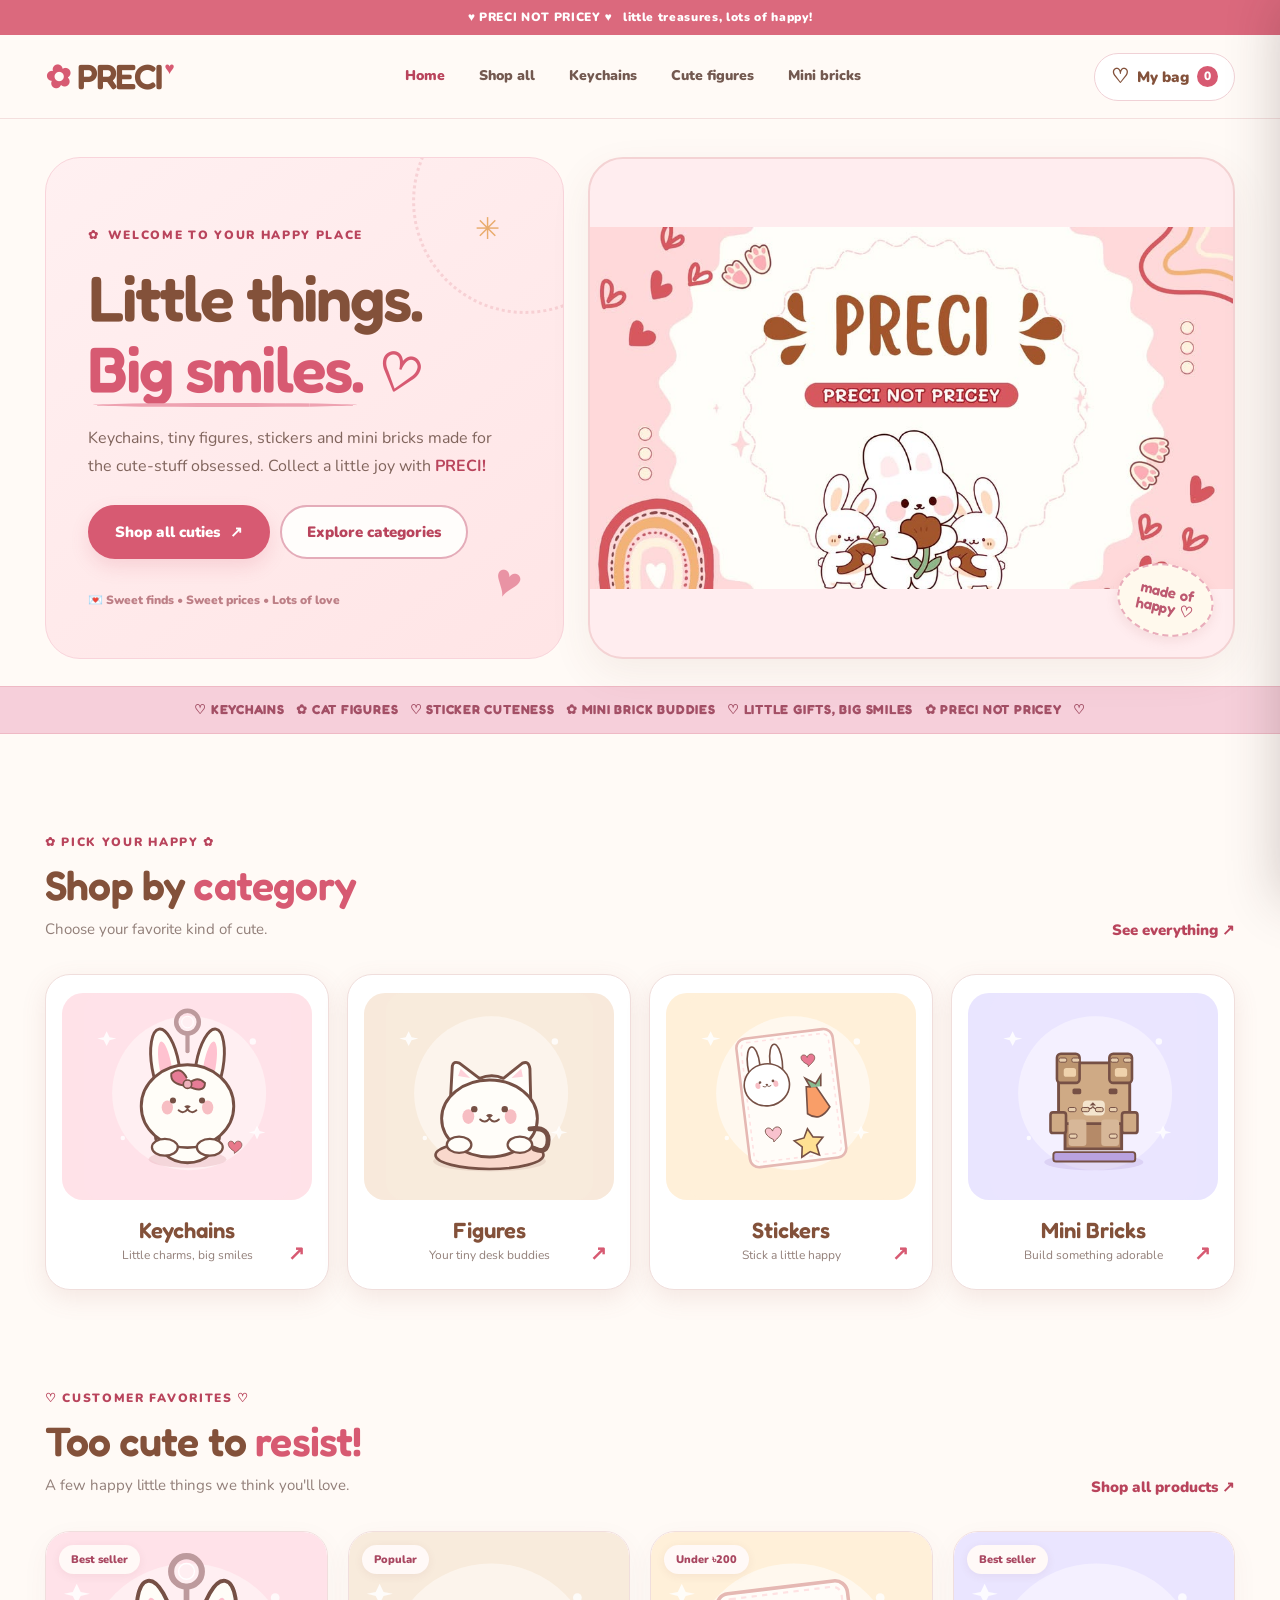
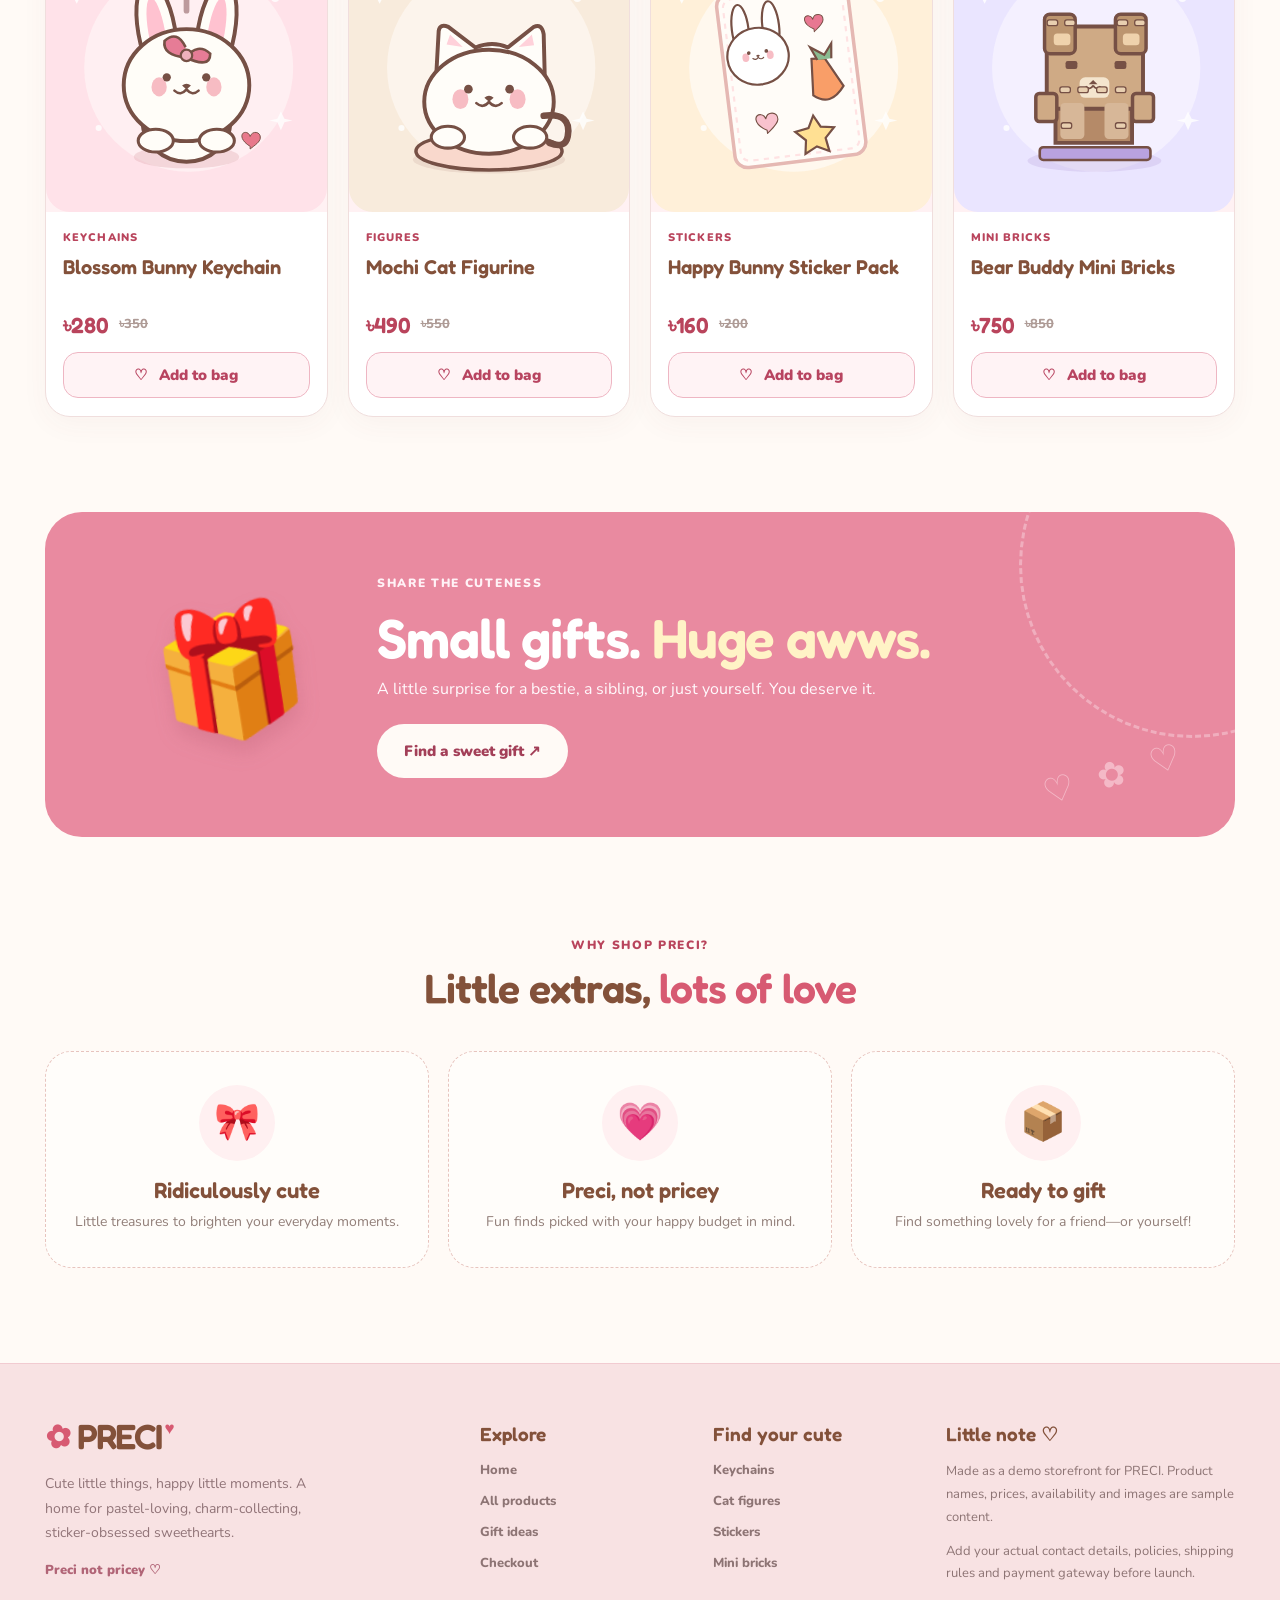
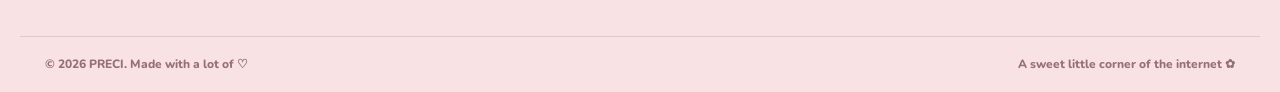
<file: index.html>
<!doctype html>
<html lang="en"><head><meta charset="utf-8"><meta name="viewport" content="width=device-width,initial-scale=1"><meta name="theme-color" content="#fff8f5"><meta name="description" content="PRECI: cute little things, big happy feelings. Discover keychains, mini figures, stickers and mini brick sets."><link rel="icon" href="assets/favicon.svg" type="image/svg+xml"><link rel="preconnect" href="https://fonts.googleapis.com"><link rel="preconnect" href="https://fonts.gstatic.com" crossorigin><link href="https://fonts.googleapis.com/css2?family=Fredoka:wght@400;500;600;700&family=Nunito:wght@400;500;600;700;800;900&display=swap" rel="stylesheet"><link rel="stylesheet" href="css/styles.css"><title>Cute Things, Happy Little Moments | PRECI — Preci Not Pricey</title></head>
<body data-page="index"><div id="site-header"></div><main id="main-content">
<section class="hero section-wrap">
  <div class="hero-copy"><span class="eyebrow"><span aria-hidden="true">✿</span> Welcome to your happy place</span><h1>Little things.<br><span class="scribble-underline">Big smiles.</span> <span class="hero-heart" aria-hidden="true">♡</span></h1><p>Keychains, tiny figures, stickers and mini bricks made for the cute-stuff obsessed. Collect a little joy with <strong>PRECI!</strong></p><div class="hero-actions"><a href="products.html" class="btn btn-primary">Shop all cuties <span aria-hidden="true">↗</span></a><a href="#shop-by-category" class="btn btn-outline">Explore categories</a></div><div class="hero-note"><span aria-hidden="true">💌</span> Sweet finds • Sweet prices • Lots of love</div><span class="doodle-heart doodle-h1" aria-hidden="true">♥</span><span class="doodle-spark doodle-h2" aria-hidden="true">✳</span></div>
  <div class="hero-image-panel"><img src="assets/preci-cover.png" alt="Original PRECI pink and cream cover artwork with kawaii bunnies, paws, hearts, and the words Preci Not Pricey" fetchpriority="high"><span class="hero-image-sticker" aria-hidden="true">made of<br>happy ♡</span></div>
</section>
<div class="tiny-ticker" aria-label="PRECI favorites"><div>♡ KEYCHAINS &nbsp; ✿ CAT FIGURES &nbsp; ♡ STICKER CUTENESS &nbsp; ✿ MINI BRICK BUDDIES &nbsp; ♡ LITTLE GIFTS, BIG SMILES &nbsp; ✿ PRECI NOT PRICEY &nbsp; ♡</div></div>
<section class="section-wrap section-gap" id="shop-by-category"><div class="section-heading"><div><span class="eyebrow">✿ PICK YOUR HAPPY ✿</span><h2>Shop by <span class="heading-pink">category</span></h2><p>Choose your favorite kind of cute.</p></div><a class="text-link" href="products.html">See everything <span aria-hidden="true">↗</span></a></div><div id="category-grid" class="category-grid"></div></section>
<section class="section-wrap section-gap"><div class="section-heading"><div><span class="eyebrow">♡ CUSTOMER FAVORITES ♡</span><h2>Too cute to <span class="heading-pink">resist!</span></h2><p>A few happy little things we think you'll love.</p></div><a class="text-link" href="products.html">Shop all products <span aria-hidden="true">↗</span></a></div><div id="featured-products" class="product-grid"></div></section>
<section class="section-wrap section-gap"><div class="gift-banner"><div class="gift-banner-icon" aria-hidden="true">🎁</div><div><span class="eyebrow">SHARE THE CUTENESS</span><h2>Small gifts. <span>Huge awws.</span></h2><p>A little surprise for a bestie, a sibling, or just yourself. You deserve it.</p><a href="products.html?category=Gift%20Sets" class="btn btn-cream">Find a sweet gift ↗</a></div><div class="gift-doodle" aria-hidden="true">♡ ✿ ♡</div></div></section>
<section class="section-wrap section-gap values-section"><div class="section-heading center"><div><span class="eyebrow">WHY SHOP PRECI?</span><h2>Little extras, <span class="heading-pink">lots of love</span></h2></div></div><div class="values-grid"><div class="value-card"><div class="value-icon">🎀</div><h3>Ridiculously cute</h3><p>Little treasures to brighten your everyday moments.</p></div><div class="value-card"><div class="value-icon">💗</div><h3>Preci, not pricey</h3><p>Fun finds picked with your happy budget in mind.</p></div><div class="value-card"><div class="value-icon">📦</div><h3>Ready to gift</h3><p>Find something lovely for a friend—or yourself!</p></div></div></section>
</main><div id="site-footer"></div><div id="cart-root"></div><div id="toast-root" aria-live="polite" aria-atomic="true"></div><script src="js/data.js"></script><script src="js/site.js"></script></body></html>
</file>
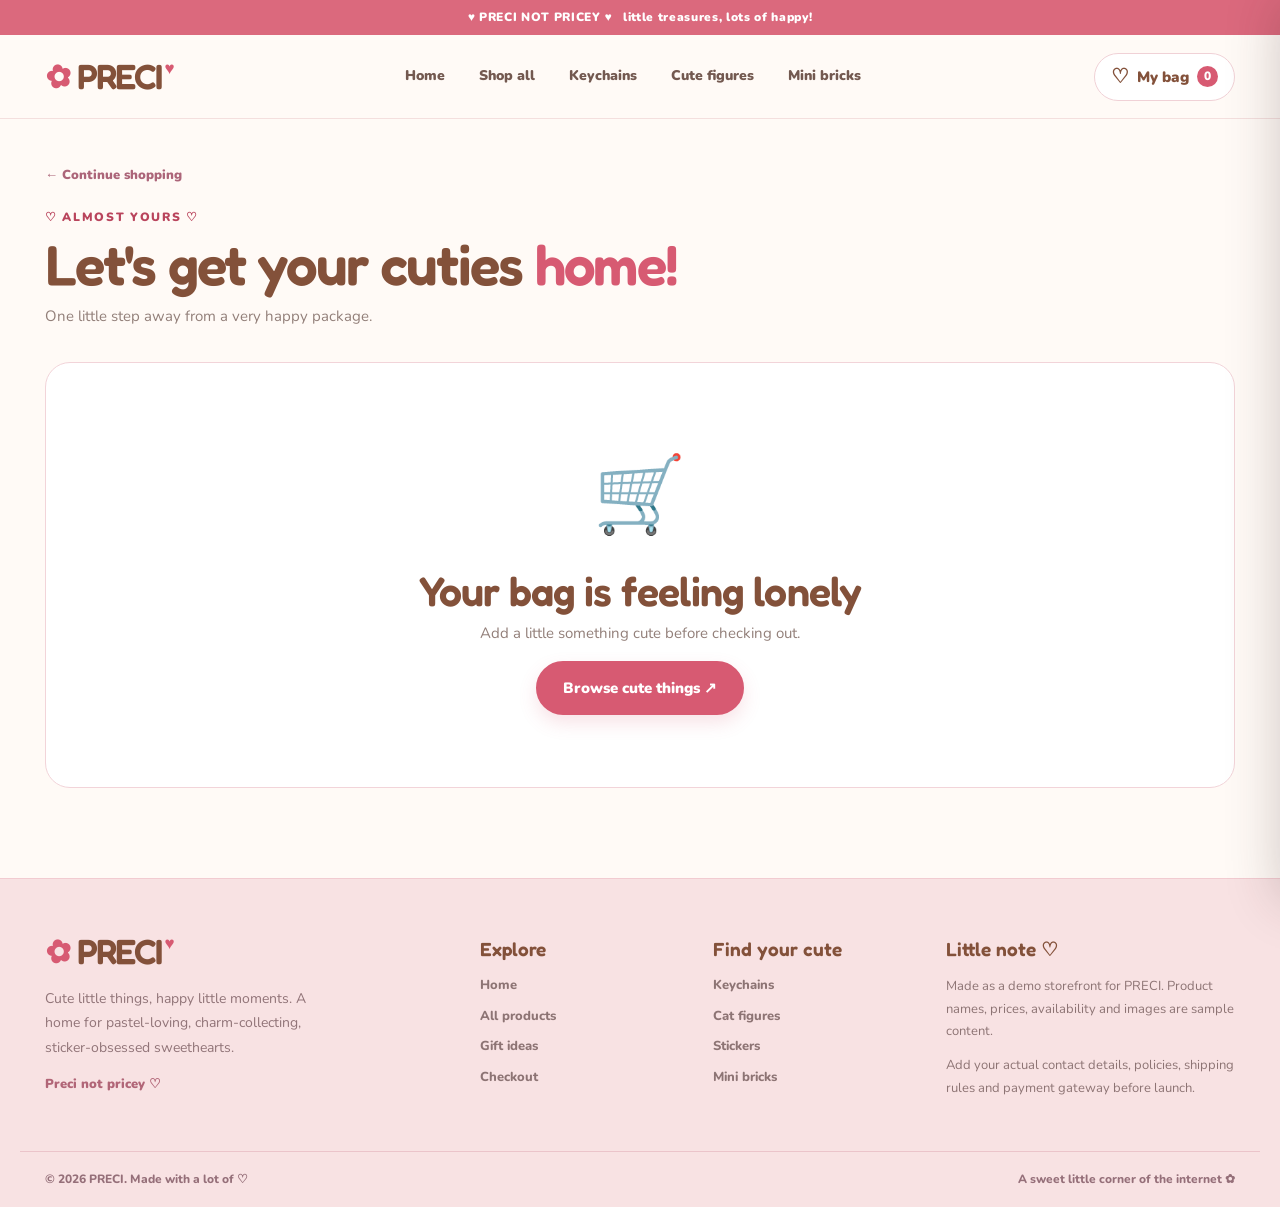
<file: checkout.html>
<!doctype html>
<html lang="en"><head><meta charset="utf-8"><meta name="viewport" content="width=device-width,initial-scale=1"><meta name="theme-color" content="#fff8f5"><meta name="description" content="PRECI: cute little things, big happy feelings. Discover keychains, mini figures, stickers and mini brick sets."><link rel="icon" href="assets/favicon.svg" type="image/svg+xml"><link rel="preconnect" href="https://fonts.googleapis.com"><link rel="preconnect" href="https://fonts.gstatic.com" crossorigin><link href="https://fonts.googleapis.com/css2?family=Fredoka:wght@400;500;600;700&family=Nunito:wght@400;500;600;700;800;900&display=swap" rel="stylesheet"><link rel="stylesheet" href="css/styles.css"><title>Checkout | PRECI — Preci Not Pricey</title></head>
<body data-page="checkout"><div id="site-header"></div><main id="main-content">
<section class="section-wrap checkout-page"><div class="checkout-heading"><a href="products.html" class="back-link">← Continue shopping</a><span class="eyebrow">♡ ALMOST YOURS ♡</span><h1>Let's get your cuties <span>home!</span></h1><p>One little step away from a very happy package.</p></div><div id="checkout-empty" class="checkout-empty" hidden><span>🛒</span><h2>Your bag is feeling lonely</h2><p>Add a little something cute before checking out.</p><a href="products.html" class="btn btn-primary">Browse cute things ↗</a></div><div id="checkout-content" class="checkout-layout"><form id="checkout-form" class="checkout-form"><div class="form-panel"><div class="form-panel-title"><span class="step-number">1</span><div><h2>Your details</h2><p>Where should we send the happy mail?</p></div></div><div class="field-grid"><label class="field full"><span class="field-label">Full name <b>*</b></span><input name="fullName" required maxlength="100" autocomplete="name" placeholder="Your full name"></label><label class="field"><span class="field-label">Phone number <b>*</b></span><input name="phone" type="tel" required inputmode="tel" pattern="(?:\+?88)?01[0-9]{9}" title="Enter a Bangladeshi phone number (01XXXXXXXXX)" placeholder="01XXXXXXXXX" autocomplete="tel"></label><label class="field">Email (optional)<input name="email" type="email" placeholder="you@example.com" autocomplete="email"></label><label class="field full"><span class="field-label">Delivery area <b>*</b></span><select id="delivery-area" name="area" required><option value="dhaka">Inside Dhaka — ৳70</option><option value="outside">Outside Dhaka — ৳120</option></select></label><label class="field full"><span class="field-label">Full delivery address <b>*</b></span><textarea name="address" required rows="3" minlength="10" maxlength="350" autocomplete="street-address" placeholder="House, road, area, city..."></textarea></label><label class="field full">Order note (optional)<textarea name="note" rows="2" maxlength="350" placeholder="Any tiny details we should know?"></textarea></label></div></div><div class="form-panel"><div class="form-panel-title"><span class="step-number">2</span><div><h2>Payment method</h2><p>Choose how you'd like to complete your demo order.</p></div></div><div class="payment-options"><label class="payment-choice"><input type="radio" name="paymentMethod" value="bkash-demo" checked><span class="payment-choice-main"><strong>bKash <em>Demo</em></strong><small>Simulated mobile wallet payment</small></span><span class="payment-choice-icon">💗</span></label><label class="payment-choice"><input type="radio" name="paymentMethod" value="nagad-demo"><span class="payment-choice-main"><strong>Nagad <em>Demo</em></strong><small>Simulated mobile wallet payment</small></span><span class="payment-choice-icon">🌼</span></label><label class="payment-choice"><input type="radio" name="paymentMethod" value="cod"><span class="payment-choice-main"><strong>Cash on delivery</strong><small>Example pay-on-delivery order flow</small></span><span class="payment-choice-icon">📦</span></label></div><p class="demo-disclaimer"><strong>Demo storefront:</strong> no money will be charged, no payment provider is connected and no order is sent to a merchant. Orders are saved only in this browser.</p></div><button type="submit" class="btn btn-primary checkout-submit" id="submit-order">Place demo order <span aria-hidden="true">♡</span></button><p class="secure-note">♡ A cute little demo checkout, with no real charges.</p></form><aside class="checkout-summary"><div class="summary-inner"><h2>Your happy bag <span>♡</span></h2><div id="checkout-items" class="checkout-items"></div><label class="coupon-label" for="coupon-input">Have a cute coupon?</label><div class="coupon-row"><input id="coupon-input" placeholder="Try PRECI10" autocomplete="off" maxlength="25"><button type="button" id="coupon-apply" class="btn btn-outline btn-sm">Apply</button></div><p id="coupon-message" class="coupon-message" aria-live="polite"></p><div id="checkout-totals"></div><p class="shipping-message">🎀 Free delivery on orders of ৳2,000 or more!</p></div></aside></div></section>
</main><div id="site-footer"></div><div id="cart-root"></div><div id="toast-root" aria-live="polite" aria-atomic="true"></div><script src="js/data.js"></script><script src="js/site.js"></script></body></html>
</file>
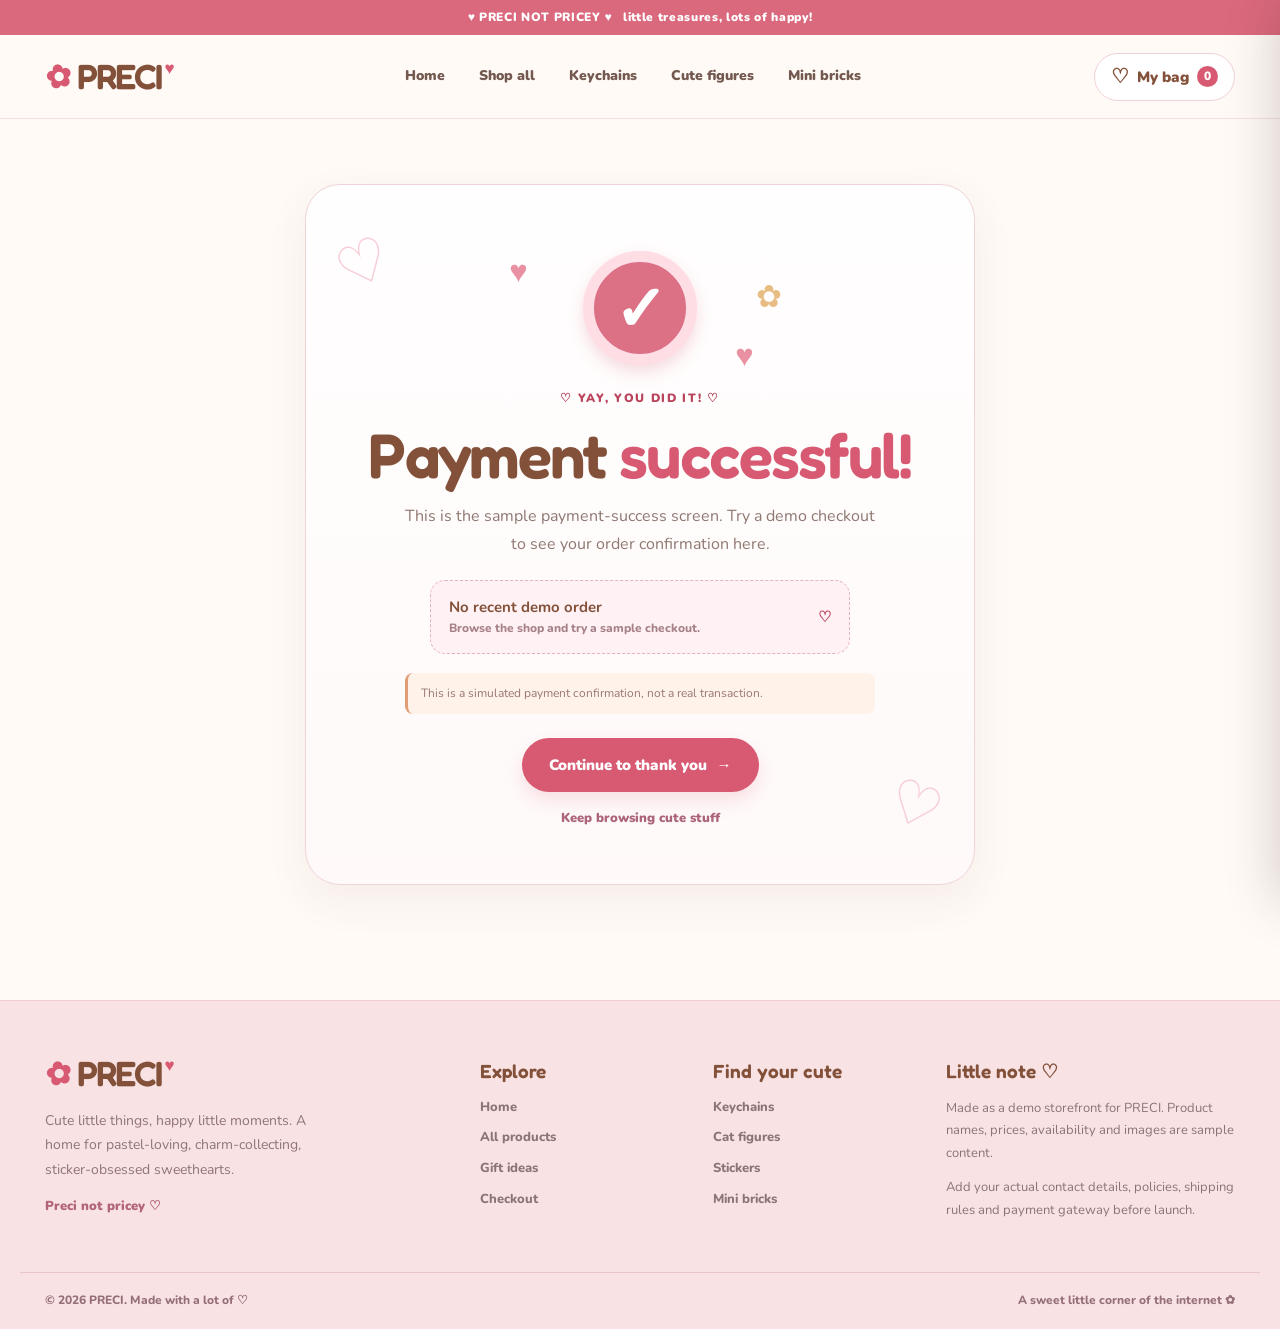
<file: payment-success.html>
<!doctype html>
<html lang="en"><head><meta charset="utf-8"><meta name="viewport" content="width=device-width,initial-scale=1"><meta name="theme-color" content="#fff8f5"><meta name="description" content="PRECI: cute little things, big happy feelings. Discover keychains, mini figures, stickers and mini brick sets."><link rel="icon" href="assets/favicon.svg" type="image/svg+xml"><link rel="preconnect" href="https://fonts.googleapis.com"><link rel="preconnect" href="https://fonts.gstatic.com" crossorigin><link href="https://fonts.googleapis.com/css2?family=Fredoka:wght@400;500;600;700&family=Nunito:wght@400;500;600;700;800;900&display=swap" rel="stylesheet"><link rel="stylesheet" href="css/styles.css"><title>Payment Successful | PRECI — Preci Not Pricey</title></head>
<body data-page="payment-success"><div id="site-header"></div><main id="main-content">
<section class="section-wrap completion-page"><div class="completion-card"><div class="completion-art" aria-hidden="true"><span class="completion-bubble">✓</span><span class="completion-floating-heart f1">♥</span><span class="completion-floating-heart f2">✿</span><span class="completion-floating-heart f3">♥</span></div><span class="eyebrow">♡ YAY, YOU DID IT! ♡</span><h1>Payment <span>successful!</span></h1><p id="success-description">Your demo payment went through the example checkout flow. Your happy little order is on the list!</p><div id="success-order" class="mini-order-card"></div><p class="demo-disclaimer completion-disclaimer">This is a simulated payment confirmation, not a real transaction.</p><a href="thank-you.html" class="btn btn-primary completion-btn">Continue to thank you <span aria-hidden="true">→</span></a><a href="products.html" class="back-link">Keep browsing cute stuff</a></div></section>
</main><div id="site-footer"></div><div id="cart-root"></div><div id="toast-root" aria-live="polite" aria-atomic="true"></div><script src="js/data.js"></script><script src="js/site.js"></script></body></html>
</file>
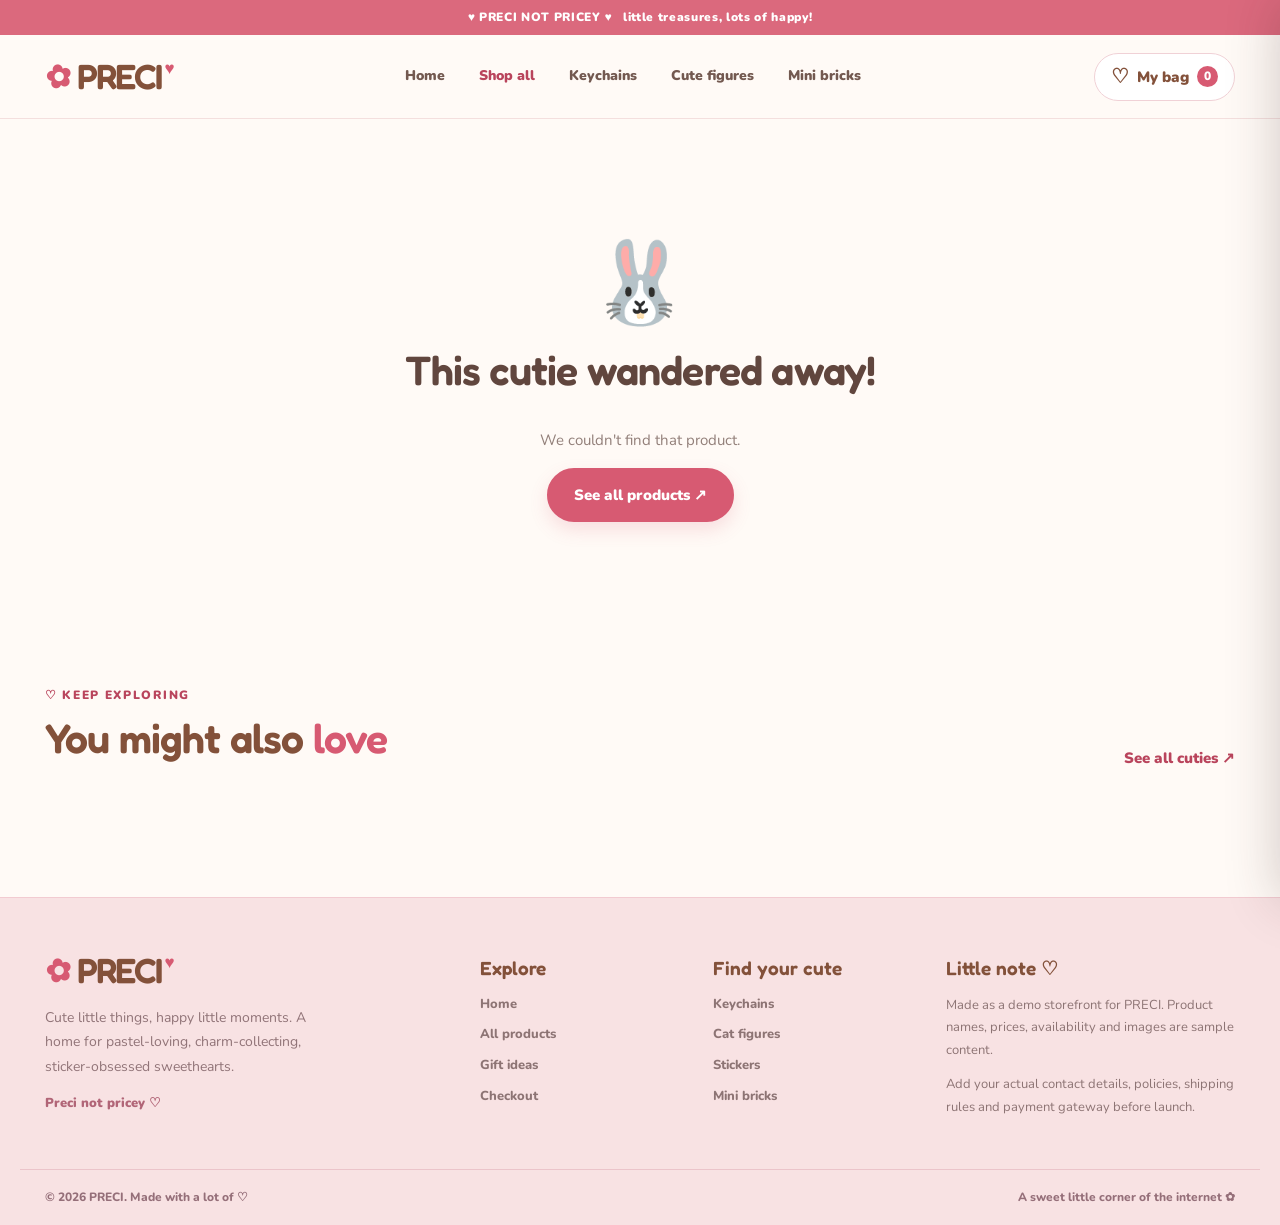
<file: product.html>
<!doctype html>
<html lang="en"><head><meta charset="utf-8"><meta name="viewport" content="width=device-width,initial-scale=1"><meta name="theme-color" content="#fff8f5"><meta name="description" content="PRECI: cute little things, big happy feelings. Discover keychains, mini figures, stickers and mini brick sets."><link rel="icon" href="assets/favicon.svg" type="image/svg+xml"><link rel="preconnect" href="https://fonts.googleapis.com"><link rel="preconnect" href="https://fonts.gstatic.com" crossorigin><link href="https://fonts.googleapis.com/css2?family=Fredoka:wght@400;500;600;700&family=Nunito:wght@400;500;600;700;800;900&display=swap" rel="stylesheet"><link rel="stylesheet" href="css/styles.css"><title>Product Details | PRECI — Preci Not Pricey</title></head>
<body data-page="product"><div id="site-header"></div><main id="main-content">
<section class="section-wrap product-page"><div id="product-detail"><div class="loading-placeholder">Finding your cutie... ♡</div></div></section>
<section class="section-wrap section-gap"><div class="section-heading"><div><span class="eyebrow">♡ KEEP EXPLORING</span><h2>You might also <span class="heading-pink">love</span></h2></div><a href="products.html" class="text-link">See all cuties ↗</a></div><div id="related-products" class="product-grid"></div></section>
</main><div id="site-footer"></div><div id="cart-root"></div><div id="toast-root" aria-live="polite" aria-atomic="true"></div><script src="js/data.js"></script><script src="js/site.js"></script></body></html>
</file>
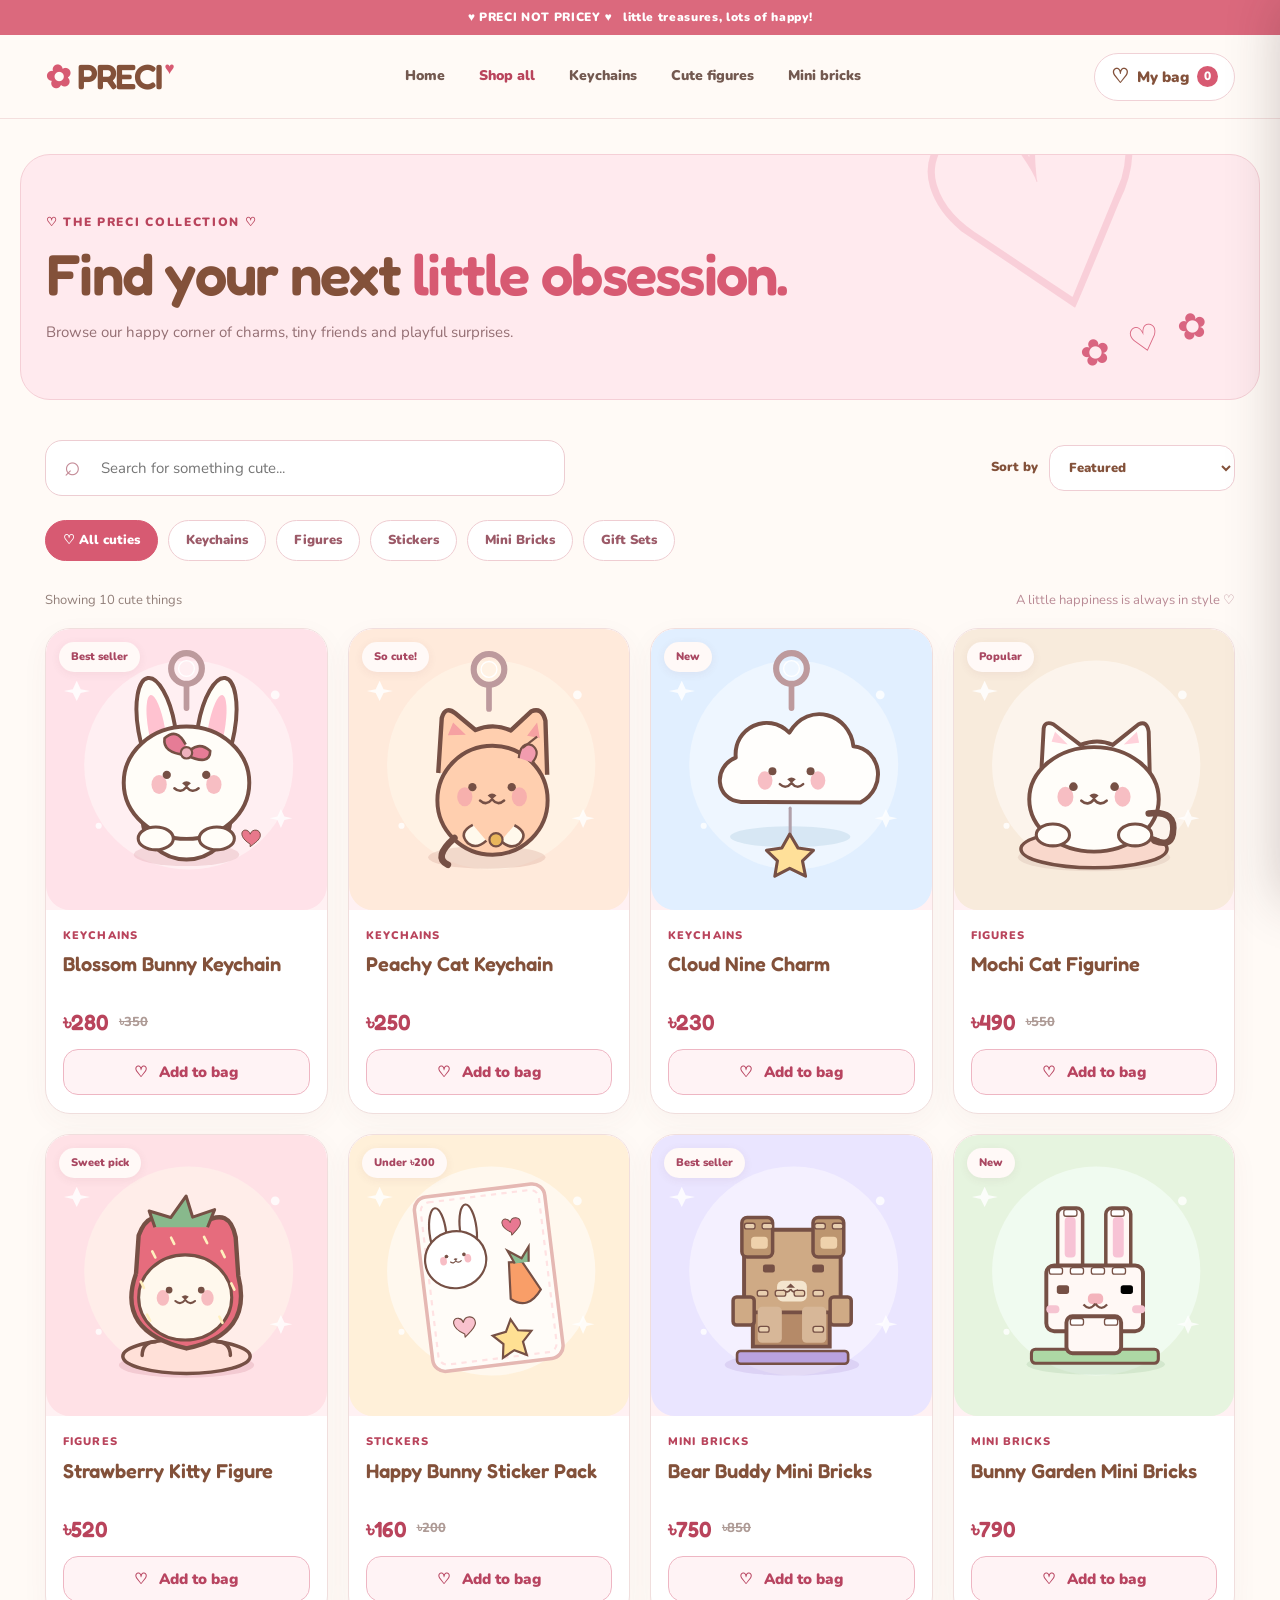
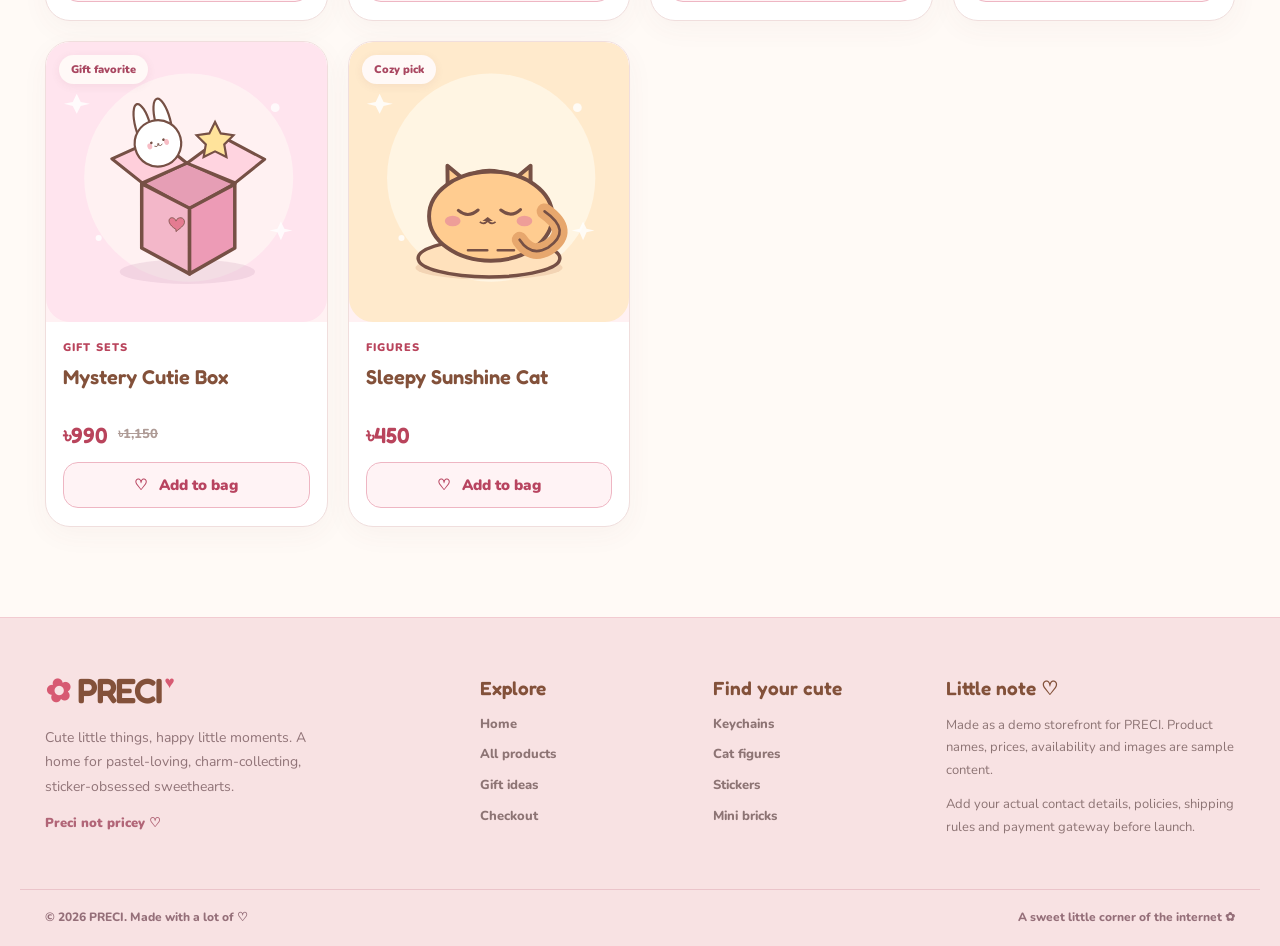
<file: products.html>
<!doctype html>
<html lang="en"><head><meta charset="utf-8"><meta name="viewport" content="width=device-width,initial-scale=1"><meta name="theme-color" content="#fff8f5"><meta name="description" content="PRECI: cute little things, big happy feelings. Discover keychains, mini figures, stickers and mini brick sets."><link rel="icon" href="assets/favicon.svg" type="image/svg+xml"><link rel="preconnect" href="https://fonts.googleapis.com"><link rel="preconnect" href="https://fonts.gstatic.com" crossorigin><link href="https://fonts.googleapis.com/css2?family=Fredoka:wght@400;500;600;700&family=Nunito:wght@400;500;600;700;800;900&display=swap" rel="stylesheet"><link rel="stylesheet" href="css/styles.css"><title>Shop All Cuties | PRECI — Preci Not Pricey</title></head>
<body data-page="products"><div id="site-header"></div><main id="main-content">
<section class="page-banner section-wrap"><div><span class="eyebrow">♡ THE PRECI COLLECTION ♡</span><h1>Find your next <span>little obsession.</span></h1><p>Browse our happy corner of charms, tiny friends and playful surprises.</p></div><span class="page-banner-deco" aria-hidden="true">✿ ♡ ✿</span></section>
<section class="section-wrap shop-content"><div class="shop-toolbar"><div class="shop-search-wrap"><span aria-hidden="true">⌕</span><input id="shop-search" type="search" placeholder="Search for something cute..." aria-label="Search products" autocomplete="off"></div><label class="sort-field">Sort by <select id="shop-sort"><option value="featured">Featured</option><option value="price-low">Price: low to high</option><option value="price-high">Price: high to low</option><option value="name">Name: A to Z</option></select></label></div><div id="category-filters" class="category-filters" aria-label="Product categories"></div><div class="shop-results-row"><p id="result-count" class="muted"></p><p class="tiny-note">A little happiness is always in style ♡</p></div><div id="all-products" class="product-grid shop-grid"></div><div id="shop-empty" class="empty-results" hidden><div>🐰</div><h3>No cuties found</h3><p>Try another word or category!</p><button id="clear-filters" class="btn btn-outline">Show all products</button></div></section>
</main><div id="site-footer"></div><div id="cart-root"></div><div id="toast-root" aria-live="polite" aria-atomic="true"></div><script src="js/data.js"></script><script src="js/site.js"></script></body></html>
</file>
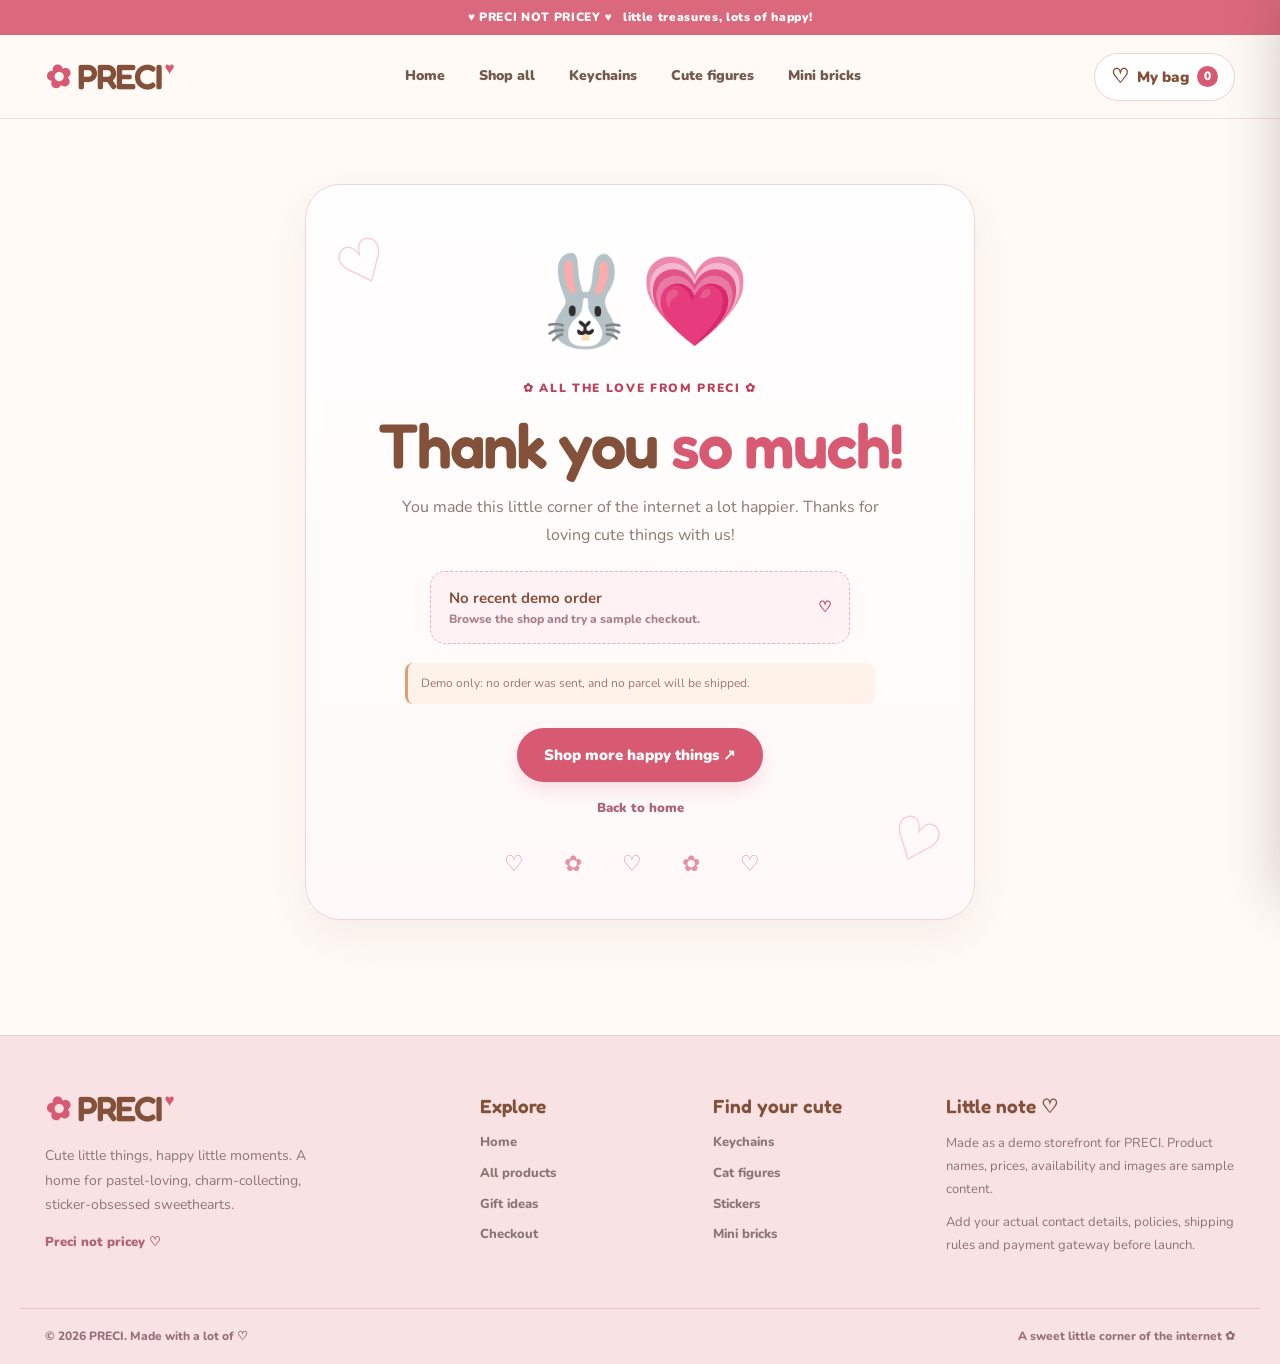
<file: thank-you.html>
<!doctype html>
<html lang="en"><head><meta charset="utf-8"><meta name="viewport" content="width=device-width,initial-scale=1"><meta name="theme-color" content="#fff8f5"><meta name="description" content="PRECI: cute little things, big happy feelings. Discover keychains, mini figures, stickers and mini brick sets."><link rel="icon" href="assets/favicon.svg" type="image/svg+xml"><link rel="preconnect" href="https://fonts.googleapis.com"><link rel="preconnect" href="https://fonts.gstatic.com" crossorigin><link href="https://fonts.googleapis.com/css2?family=Fredoka:wght@400;500;600;700&family=Nunito:wght@400;500;600;700;800;900&display=swap" rel="stylesheet"><link rel="stylesheet" href="css/styles.css"><title>Thank You | PRECI — Preci Not Pricey</title></head>
<body data-page="thank-you"><div id="site-header"></div><main id="main-content">
<section class="section-wrap completion-page"><div class="completion-card thankyou-card"><div class="big-bunny" aria-hidden="true">🐰💗</div><span class="eyebrow">✿ ALL THE LOVE FROM PRECI ✿</span><h1>Thank you <span>so much!</span></h1><p id="thanks-description">You made this little corner of the internet a lot happier. Thanks for loving cute things with us!</p><div id="thanks-order" class="mini-order-card"></div><p class="demo-disclaimer completion-disclaimer">Demo only: no order was sent, and no parcel will be shipped.</p><a href="products.html" class="btn btn-primary completion-btn">Shop more happy things ↗</a><a href="index.html" class="back-link">Back to home</a><div class="thanks-hearts" aria-hidden="true">♡ ✿ ♡ ✿ ♡</div></div></section>
</main><div id="site-footer"></div><div id="cart-root"></div><div id="toast-root" aria-live="polite" aria-atomic="true"></div><script src="js/data.js"></script><script src="js/site.js"></script></body></html>
</file>
<file: css/styles.css>
:root{--pink:#fbe0e3;--rose:#d75a72;--rose-dark:#b9445c;--rose-pale:#fff0f2;--cream:#fffaf6;--paper:#fffefb;--brown:#83513a;--ink:#61463e;--muted:#927f79;--line:#f1d9d7;--shadow:0 15px 42px rgba(119,67,60,.075);--round:26px;--heading:'Fredoka','Trebuchet MS',sans-serif;--body:'Nunito','Arial Rounded MT Bold',sans-serif}
*{box-sizing:border-box}html{scroll-behavior:smooth}body{margin:0;background:var(--cream);font-family:var(--body);color:var(--ink);font-size:15px;line-height:1.6}a{text-decoration:none;color:inherit}button,input,select,textarea{font:inherit}button{cursor:pointer}img{display:block;max-width:100%}::selection{background:#ffd0de;color:#744236}:focus-visible{outline:3px solid #c54b67;outline-offset:4px}[hidden]{display:none!important}.section-wrap{max-width:1240px;margin-inline:auto;padding-inline:25px}.section-gap{margin-block:95px}.muted{color:var(--muted)}.eyebrow{display:inline-flex;align-items:center;gap:8px;font-weight:900;font-size:12px;letter-spacing:.14em;color:var(--rose-dark);text-transform:uppercase}.heading-pink,h1 span:not(.hero-heart){color:var(--rose)}h1,h2,h3,p{margin-top:0}h1,h2,h3{font-family:var(--heading);font-weight:600;line-height:1.1}h1{font-size:clamp(42px,5.4vw,76px);letter-spacing:-.03em}h2{font-size:clamp(29px,3.2vw,43px);letter-spacing:-.02em}h3{font-size:22px}p{line-height:1.75}a,button,input,select,textarea{transition:all .2s ease}.btn{display:inline-flex;align-items:center;justify-content:center;gap:10px;border-radius:999px;border:2px solid transparent;padding:13px 25px;min-height:50px;font-weight:900;white-space:nowrap;text-align:center;box-shadow:none}.btn-primary{color:white;background:var(--rose);border-color:var(--rose);box-shadow:0 8px 18px rgba(215,90,114,.17)}.btn-primary:hover{background:var(--rose-dark);border-color:var(--rose-dark);transform:translateY(-2px)}.btn-outline{border-color:#e4acb9;color:var(--rose-dark);background:#fffdfb}.btn-outline:hover{background:#ffe9ed;transform:translateY(-2px)}.btn-cream{background:#fffaf6;color:#a33f58}.btn-cream:hover{background:white;transform:translateY(-2px)}.btn-sm{padding:9px 16px;min-height:42px;font-size:13px}.text-link{font-weight:900;color:var(--rose-dark);white-space:nowrap}.text-link:hover{color:#92344b;transform:translateX(3px)}
/* Navigation */
.announcement{background:#db697d;color:white;text-align:center;font-size:12px;font-weight:900;letter-spacing:.055em;padding:8px 12px}.header-shell{position:sticky;top:0;background:rgba(255,250,246,.95);backdrop-filter:blur(20px);-webkit-backdrop-filter:blur(20px);z-index:50;border-bottom:1px solid rgba(227,180,182,.38)}.header-inner{display:flex;align-items:center;gap:34px;justify-content:space-between;min-height:83px}.brand{display:inline-flex;align-items:center;gap:8px;color:var(--brown);font:600 35px/1 var(--heading);letter-spacing:-.055em;white-space:nowrap}.brand-mark{font-size:31px;color:var(--rose);transform:rotate(-12deg);display:inline-block}.brand-heart{font-size:17px;color:var(--rose);margin-left:-5px;align-self:flex-start}.desktop-nav{display:flex;align-items:center;gap:34px;margin:auto}.desktop-nav a,.mobile-links a{font-weight:900;font-size:14px;color:#735950}.desktop-nav a:hover,.desktop-nav a.active{color:var(--rose-dark)}.header-actions{display:flex;align-items:center;gap:9px}.header-icon-button{position:relative;display:inline-flex;align-items:center;gap:8px;border:1px solid #f0d1d6;background:white;color:var(--brown);border-radius:999px;padding:11px 16px;font-weight:900;min-height:44px}.header-icon-button:hover{background:#fff0f3}.bag-icon{font-size:20px;line-height:1}.bag-count{background:var(--rose);color:white;border-radius:50%;min-width:21px;height:21px;line-height:21px;display:inline-block;text-align:center;font-size:12px;font-weight:900}.menu-toggle{display:none}.mobile-links{display:none}
/* Home hero */
.hero{margin-top:38px;display:grid;grid-template-columns:.89fr 1.11fr;align-items:stretch;gap:24px;min-height:492px}.hero-copy{position:relative;background:linear-gradient(144deg,#fff0f1 0%,#ffe5e6 98%);border:1px solid #f9d4db;border-radius:35px;padding:68px 42px 48px;overflow:hidden;display:flex;flex-direction:column;align-items:flex-start;justify-content:center}.hero-copy:before{content:"";position:absolute;right:-75px;top:-70px;width:220px;height:220px;border-radius:50%;border:3px dotted rgba(223,133,145,.25)}.hero-copy h1{color:var(--brown);font-size:clamp(46px,5vw,71px);margin:18px 0 20px;position:relative}.hero-copy h1 .scribble-underline{color:var(--rose);position:relative;white-space:nowrap}.hero-copy h1 .scribble-underline:after{content:"";position:absolute;bottom:0;left:2%;width:96%;border-bottom:4px dashed #eea2b1;border-radius:50%}.hero-heart{font-size:51px;display:inline-block;color:var(--rose);transform:rotate(17deg)}.hero-copy>p{font-size:16px;max-width:430px;margin-bottom:25px;color:#80645c}.hero-copy strong{color:var(--rose-dark)}.hero-actions{display:flex;gap:10px;flex-wrap:wrap}.hero-note{font-size:12px;font-weight:900;color:#bd7f86;margin-top:32px}.doodle-heart,.doodle-spark{position:absolute;pointer-events:none}.doodle-h1{right:42px;bottom:40px;color:#e993a4;font-size:46px;transform:rotate(20deg)}.doodle-h2{right:63px;top:48px;color:#e9ac6d;font-size:30px}.hero-image-panel{display:flex;align-items:center;justify-content:center;position:relative;border:2px solid #f4d3d4;border-radius:35px;overflow:hidden;background:#ffedef;min-width:0;box-shadow:var(--shadow)}.hero-image-panel img{width:100%;height:100%;object-fit:contain}.hero-image-sticker{position:absolute;right:19px;bottom:22px;background:#fff9ed;color:#bd5970;font:600 15px/1.05 var(--heading);text-align:center;transform:rotate(12deg);border-radius:50%;padding:18px;border:2px dashed #e9adbb;box-shadow:0 4px 12px #b16b6b22}.tiny-ticker{margin-top:27px;background:#f6cfda;color:#a34f65;border-block:1px solid #efb9c5;padding:13px 10px;text-align:center;overflow:hidden;font:700 13px/1.5 var(--heading);letter-spacing:.06em}.tiny-ticker div{white-space:nowrap}
/* Sections + category cards */
.section-heading{display:flex;align-items:end;justify-content:space-between;gap:20px;margin-bottom:32px}.section-heading h2{margin:10px 0 8px;color:var(--brown)}.section-heading p{margin:0;color:var(--muted)}.section-heading.center{justify-content:center;text-align:center}.category-grid{display:grid;grid-template-columns:repeat(4,minmax(0,1fr));gap:18px}.category-card{position:relative;text-align:center;display:block;padding:18px 16px 23px;border-radius:25px;border:1px solid #f0dedc;background:white;overflow:hidden;box-shadow:0 8px 24px #a66a6020}.category-card:hover{transform:translateY(-6px);box-shadow:0 14px 28px #a66a6032}.category-art{height:207px;border-radius:21px;overflow:hidden;display:flex;align-items:center;justify-content:center;margin-bottom:18px}.category-art img{width:100%;height:100%;object-fit:contain}.category-card h3{color:var(--brown);margin:0 0 3px;font-size:22px}.category-card p{color:var(--muted);font-size:12px;margin:0}.category-arrow{position:absolute;right:23px;bottom:19px;color:var(--rose);font-weight:900;font-size:20px}
/* Product cards */
.product-grid{display:grid;grid-template-columns:repeat(4,minmax(0,1fr));gap:20px}.product-card{background:#fff;border:1px solid #f0dedd;border-radius:25px;box-shadow:0 8px 28px rgba(120,71,61,.045);overflow:hidden;transition:transform .23s,box-shadow .23s;min-width:0}.product-card:hover{transform:translateY(-5px);box-shadow:0 15px 30px rgba(120,71,61,.105)}.product-image-link{position:relative;display:block;overflow:hidden;aspect-ratio:1/1;background:#fff1f3}.product-image-link img{width:100%;height:100%;object-fit:cover;transition:transform .35s}.product-card:hover img{transform:scale(1.05)}.product-tag{position:absolute;left:13px;top:13px;background:#fff9f7;color:#a94761;border-radius:999px;font-weight:900;font-size:11px;padding:6px 12px;box-shadow:0 2px 10px rgba(109,61,68,.07)}.product-card-body{padding:17px 17px 18px}.product-category{font-size:11px;text-transform:uppercase;letter-spacing:.10em;color:var(--rose-dark);font-weight:900}.product-name{font:600 20px/1.25 var(--heading);color:var(--brown);margin:8px 0 10px;min-height:49px}.product-name a:hover{color:var(--rose-dark)}.price-line{display:flex;align-items:center;gap:10px;flex-wrap:wrap;margin-bottom:16px}.price{font:600 22px/1 var(--heading);color:var(--rose-dark)}.old-price{color:#ae9b96;text-decoration:line-through;font-weight:800;font-size:13px}.card-add{width:100%;border:1.5px solid #eeb6c3;background:#fff3f5;color:#b84460;border-radius:15px;padding:10px 12px;font-weight:900}.card-add:hover{background:var(--rose);color:white;border-color:var(--rose)}
/* Gift + values */
.gift-banner{position:relative;display:grid;grid-template-columns:230px 1fr;align-items:center;gap:30px;min-height:325px;padding:39px 72px;border-radius:37px;background:#e98aa0;color:white;overflow:hidden}.gift-banner:before{content:"";position:absolute;width:340px;height:340px;border:3px dashed #ffffff50;border-radius:50%;right:-130px;top:-120px}.gift-banner .eyebrow{color:#fff2f6}.gift-banner h2{font-size:clamp(35px,4.3vw,56px);color:white;margin:14px 0 7px}.gift-banner h2 span{color:#fff3c6}.gift-banner p{max-width:540px;font-size:16px;color:#fff9fc;margin-bottom:21px}.gift-banner-icon{font-size:125px;text-align:center;filter:drop-shadow(0 12px 10px #a1455c33);transform:rotate(-9deg)}.gift-doodle{position:absolute;right:45px;bottom:35px;font-size:35px;letter-spacing:8px;color:#ffe7ed80;transform:rotate(-16deg)}.values-grid{display:grid;grid-template-columns:repeat(3,1fr);gap:19px}.value-card{text-align:center;padding:33px 22px;border:1px dashed #e7c4be;background:#fffdfa;border-radius:26px}.value-icon{display:grid;place-items:center;margin:0 auto 17px;width:76px;height:76px;border-radius:50%;font-size:37px;background:#fff0f1}.value-card h3{font-size:22px;color:var(--brown);margin:0 0 8px}.value-card p{font-size:14px;color:var(--muted);margin:0}
/* Shop */
.page-banner{position:relative;margin-top:35px;background:#ffeaee;border:1px solid #f5cfd6;border-radius:30px;padding-block:54px;overflow:hidden}.page-banner:before{content:'♡';font-family:var(--heading);position:absolute;right:85px;top:-95px;font-size:290px;color:#f4bac8;transform:rotate(-17deg);line-height:1;opacity:.54}.page-banner h1{font-size:clamp(38px,4.5vw,60px);margin:10px 0 12px;color:var(--brown);position:relative}.page-banner h1 span{color:var(--rose)}.page-banner p{margin:0;color:#946f73;position:relative}.page-banner-deco{position:absolute;right:45px;bottom:30px;color:#d96580;letter-spacing:5px;font-size:36px;transform:rotate(-15deg)}.shop-content{padding-top:40px;padding-bottom:90px}.shop-toolbar{display:flex;justify-content:space-between;gap:18px;align-items:center}.shop-search-wrap{position:relative;flex:1;max-width:520px}.shop-search-wrap>span{position:absolute;left:19px;top:50%;transform:translateY(-54%);font-size:28px;color:#c48b97;pointer-events:none}.shop-search-wrap input{padding:15px 17px 15px 55px;width:100%;border:1.5px solid #edcdd2;border-radius:17px;background:white;outline:none;color:var(--ink)}.shop-search-wrap input:focus,.field input:focus,.field textarea:focus,.field select:focus,.coupon-row input:focus,.sort-field select:focus{border-color:var(--rose);box-shadow:0 0 0 3px #ed90a233}.sort-field{display:flex;align-items:center;gap:11px;font-weight:900;font-size:13px;color:var(--brown)}.sort-field select{min-width:186px;padding:12px 15px;border-radius:15px;border:1.5px solid #efced4;background:white;color:var(--brown);outline:none}.category-filters{display:flex;flex-wrap:wrap;gap:10px;margin-top:24px}.filter-chip{background:white;border:1.5px solid #efcdd2;border-radius:999px;color:#9c5a68;padding:9px 17px;font-weight:900;font-size:13px}.filter-chip:hover,.filter-chip.active{background:var(--rose);border-color:var(--rose);color:#fff}.shop-results-row{display:flex;justify-content:space-between;margin:28px 0 17px}.shop-results-row p{margin:0;font-size:13px}.tiny-note{color:#b98a95}.empty-results{text-align:center;padding:65px 10px}.empty-results>div{font-size:80px}.empty-results h3{color:var(--brown)}.empty-results p{color:var(--muted)}
/* Product detail */
.product-page{padding-top:36px}.breadcrumbs{display:flex;flex-wrap:wrap;gap:9px;color:#af8790;font-size:13px;font-weight:900;margin-bottom:25px}.breadcrumbs a:hover{color:var(--rose-dark)}.product-detail-grid{display:grid;grid-template-columns:1fr .87fr;gap:55px;align-items:center}.detail-photo{position:relative;border:1.5px solid #edd8d5;border-radius:32px;overflow:hidden;max-width:610px;aspect-ratio:1;background:#fff}.detail-photo img{width:100%;height:100%;object-fit:cover}.detail-photo .product-tag{left:25px;top:25px}.detail-info .eyebrow{margin-bottom:12px}.detail-info h1{font-size:clamp(37px,4vw,58px);margin:0 0 18px;color:var(--brown)}.detail-price{display:flex;gap:13px;align-items:center;margin:0 0 26px}.detail-price .price{font-size:33px}.detail-price .old-price{font-size:17px}.detail-description{font-size:16px;color:#816d66;margin:0 0 23px}.detail-highlights{border-top:1px dashed #eecdd0;border-bottom:1px dashed #eecdd0;padding:20px 0 14px;margin-bottom:25px}.detail-highlights strong{color:var(--brown)}.detail-highlights ul{margin:9px 0;padding-left:21px;color:#8e7971}.detail-highlights li{margin:3px 0}.qty-action{display:flex;gap:14px;align-items:center;margin-bottom:17px}.quantity-picker{display:flex;align-items:center;border:1px solid #eabfc8;background:white;border-radius:14px;overflow:hidden}.quantity-picker button{background:transparent;border:0;color:var(--brown);font-size:21px;font-weight:800;padding:9px 16px}.quantity-picker button:hover{background:#fff0f4}.quantity-picker span{min-width:34px;text-align:center;font-weight:900}.qty-action .btn{flex:1}.detail-extra{font-size:13px;color:#a28a85;font-weight:800}.loading-placeholder{padding:60px;text-align:center;color:var(--rose)}
/* Cart */
.cart-overlay{position:fixed;inset:0;background:#372c2c83;z-index:100;opacity:0;pointer-events:none;transition:opacity .24s}.cart-overlay.open{opacity:1;pointer-events:all}.cart-drawer{position:fixed;right:0;top:0;bottom:0;width:min(460px,100vw);z-index:101;background:#fffaf8;box-shadow:-15px 0 50px #3c26253b;transform:translateX(103%);transition:transform .27s ease;display:flex;flex-direction:column}.cart-drawer.open{transform:translateX(0)}body.cart-open{overflow:hidden}.drawer-header{padding:22px 25px;display:flex;align-items:center;justify-content:space-between;border-bottom:1px solid #f0d6da}.drawer-header h2{font-size:30px;color:var(--brown);margin:0}.drawer-header h2 span{color:var(--rose)}.close-cart{background:white;border:1px solid #eacbd1;width:37px;height:37px;border-radius:50%;font-size:24px;color:var(--brown)}.drawer-items{overflow:auto;flex:1;padding:10px 25px}.drawer-item{display:grid;grid-template-columns:88px 1fr auto;gap:13px;padding:17px 0;border-bottom:1px dashed #f2d4d8;align-items:start}.drawer-item img{border-radius:15px;width:88px;height:88px;object-fit:cover}.drawer-item-title{font:600 16px/1.25 var(--heading);color:var(--brown)}.drawer-item-price{font-size:13px;color:var(--rose-dark);font-weight:900;margin-top:4px}.drawer-item-controls{display:flex;align-items:center;gap:11px;margin-top:10px}.mini-qty{border:1px solid #eccdd3;background:#fff;border-radius:9px;display:flex;align-items:center;gap:8px}.mini-qty button{border:none;background:none;color:var(--brown);padding:3px 8px;font-weight:900}.mini-qty span{min-width:12px;text-align:center;font-weight:900;font-size:12px}.remove-item{background:none;color:#b77c86;border:0;font-size:12px;text-decoration:underline;padding:0}.drawer-item-total{font-size:13px;color:var(--brown);font-weight:900;white-space:nowrap}.drawer-footer{border-top:1px solid #f0d6da;padding:19px 25px 27px;background:white}.drawer-subtotal{display:flex;align-items:center;justify-content:space-between;font-weight:900;color:var(--brown);font-size:18px;margin-bottom:6px}.drawer-footer p{font-size:12px;color:var(--muted);margin:0 0 14px}.drawer-footer .btn{width:100%}.empty-cart{text-align:center;padding:72px 12px}.empty-cart .empty-icon{font-size:77px}.empty-cart h3{margin:15px 0 5px;color:var(--brown)}.empty-cart p{font-size:14px;color:var(--muted)}
/* Checkout */
.checkout-page{padding-top:43px;padding-bottom:90px}.checkout-heading{margin-bottom:32px}.checkout-heading .eyebrow{display:block;margin:22px 0 7px}.checkout-heading h1{color:var(--brown);font-size:clamp(36px,4.4vw,57px);margin:0 0 7px}.checkout-heading p{margin:0;color:var(--muted)}.back-link{font-size:13px;font-weight:900;color:#ac6579}.back-link:hover{color:var(--rose-dark)}.checkout-layout{display:grid;grid-template-columns:minmax(0,1.35fr) minmax(320px,.85fr);gap:27px;align-items:start}.checkout-form{display:grid;gap:21px}.form-panel,.summary-inner{background:white;border:1px solid #efd8d7;border-radius:25px;padding:27px;box-shadow:0 8px 30px #a3706220}.form-panel-title{display:flex;align-items:center;gap:15px;margin-bottom:24px}.step-number{display:grid;place-items:center;flex:0 0 39px;width:39px;height:39px;border-radius:50%;background:#f9dbe2;color:#b54c68;font:600 19px var(--heading)}.form-panel h2{font-size:25px;color:var(--brown);margin:0 0 2px}.form-panel-title p{font-size:13px;color:var(--muted);margin:0}.field-grid{display:grid;grid-template-columns:1fr 1fr;gap:17px}.field{display:flex;flex-direction:column;gap:8px;font-size:13px;font-weight:900;color:var(--brown)}.field .field-label{color:var(--brown)}.field .field-label b{color:var(--rose)}.field.full{grid-column:1/-1}.field input,.field textarea,.field select{width:100%;min-width:0;background:#fffaf8;border:1.5px solid #efd8d7;border-radius:13px;padding:12px 14px;outline:none;color:var(--ink);font-weight:600;resize:vertical}.field input::placeholder,.field textarea::placeholder{color:#bea9a6}.payment-options{display:grid;gap:11px}.payment-choice{border:1.5px solid #eed2d5;border-radius:16px;display:flex;align-items:center;gap:12px;padding:13px 16px;cursor:pointer}.payment-choice:has(input:checked){background:#fff1f3;border-color:#db8095}.payment-choice input{accent-color:#d85b74;width:17px;height:17px}.payment-choice-main{display:flex;flex-direction:column;flex:1}.payment-choice-main strong{font-weight:900;color:var(--brown)}.payment-choice-main small{color:var(--muted);font-size:12px}.payment-choice-main em{background:#ffe1e8;color:#ad4860;font-style:normal;padding:2px 6px;border-radius:6px;font-size:10px;vertical-align:middle}.payment-choice-icon{font-size:24px}.demo-disclaimer{font-size:12px;line-height:1.6;color:#9a7777;background:#fff2e9;border-left:3px solid #df9e76;padding:11px 13px;border-radius:8px;margin:17px 0 0}.checkout-submit{width:100%;font-size:16px;border-radius:17px;min-height:56px}.secure-note{text-align:center;font-size:12px;color:#aa848f;margin:-12px 0 0}.summary-inner{position:sticky;top:107px}.summary-inner h2{font-size:27px;color:var(--brown);margin:0 0 20px;display:flex;justify-content:space-between}.summary-inner h2 span{color:var(--rose)}.checkout-items{display:grid;gap:14px;margin-bottom:20px}.checkout-item{display:grid;grid-template-columns:66px 1fr auto;gap:10px;align-items:center}.checkout-item img{width:66px;height:66px;border-radius:12px}.checkout-item-title{font:600 15px/1.2 var(--heading);color:var(--brown)}.checkout-item-meta{font-size:12px;color:var(--muted);margin-top:4px}.checkout-item-price{font-weight:900;font-size:13px;color:var(--brown);white-space:nowrap}.coupon-label{display:block;font-size:13px;color:var(--brown);font-weight:900;margin-bottom:7px}.coupon-row{display:flex;gap:8px}.coupon-row input{width:100%;min-width:0;border:1.5px solid #efd8d7;border-radius:12px;padding:11px 13px;outline:none;background:#fffaf8}.coupon-message{min-height:16px;font-size:12px;margin:6px 0 13px;color:var(--rose-dark);font-weight:800}.total-row{display:flex;align-items:center;justify-content:space-between;gap:12px;padding:6px 0;color:#927c76;font-size:14px}.total-row span:last-child{font-weight:900;color:var(--brown)}.total-row.discount span:last-child{color:#6c9a72}.total-row.grand-total{border-top:1px dashed #eecbd1;margin-top:11px;padding-top:16px;color:var(--brown);font-weight:900;font-size:19px}.total-row.grand-total span:last-child{color:var(--rose-dark);font-size:24px;font-family:var(--heading)}.shipping-message{font-size:12px;margin:14px 0 0;padding:11px 12px;background:#fff3f6;border-radius:11px;color:#a66b79;font-weight:800}.checkout-empty{text-align:center;background:white;padding:72px 15px;border-radius:25px;border:1px solid #f2d4d9}.checkout-empty>span{font-size:75px}.checkout-empty h2{color:var(--brown);margin:14px 0 6px}.checkout-empty p{color:var(--muted)}
/* Completion */
.completion-page{padding-block:65px 115px}.completion-card{max-width:670px;margin:0 auto;text-align:center;border:1.5px solid #f0d3d8;background:linear-gradient(#fffefe,#fff9f9);border-radius:35px;padding:45px 50px 55px;box-shadow:var(--shadow);position:relative;overflow:hidden}.completion-card:before,.completion-card:after{content:'♡';position:absolute;top:33px;left:32px;color:#f7ced7;font-size:59px;transform:rotate(-25deg)}.completion-card:after{left:auto;right:33px;top:auto;bottom:30px;transform:rotate(22deg)}.completion-art{height:155px;display:flex;justify-content:center;align-items:center;position:relative}.completion-bubble{display:grid;place-items:center;width:114px;height:114px;color:white;background:#dc7186;border:11px solid #ffdde5;border-radius:50%;font:700 63px var(--heading);box-shadow:0 7px 15px #da809344}.completion-floating-heart{position:absolute;color:#e990a3;font-size:31px}.completion-floating-heart.f1{left:27%;top:18px}.completion-floating-heart.f2{right:25%;top:43px;color:#e7bd83}.completion-floating-heart.f3{right:30%;bottom:4px}.completion-card h1{color:var(--brown);font-size:clamp(40px,5vw,63px);margin:12px 0}.completion-card h1 span{color:var(--rose)}.completion-card>p:not(.demo-disclaimer){color:#8e7771;font-size:16px;max-width:480px;margin:0 auto 22px}.mini-order-card{background:#fff1f4;border:1px dashed #e7b2bf;border-radius:15px;padding:14px 18px;display:flex;justify-content:space-between;gap:16px;align-items:center;margin:0 auto;max-width:420px;text-align:left}.mini-order-card strong{font-size:15px;color:var(--brown)}.mini-order-card small{display:block;color:#a68187;font-size:12px;font-weight:800}.mini-order-card span{font-weight:900;color:var(--rose-dark)}.completion-disclaimer{margin:19px auto 22px!important;max-width:470px;text-align:left}.completion-btn{display:flex;width:max-content;max-width:100%;margin:24px auto 16px}.completion-card>.back-link{display:block;margin-top:13px}.big-bunny{font-size:88px;line-height:1.65}.thanks-hearts{margin:28px 0 -18px;font-size:22px;letter-spacing:17px;color:#e691a4}
/* Footer */
.site-footer{background:#f8e2e3;border-top:1px solid #f2cbd1;padding:55px 0 0}.footer-main{display:grid;grid-template-columns:1.4fr .7fr .7fr 1fr;gap:30px;padding-bottom:40px}.footer-brand p{max-width:290px;font-size:14px;color:#917478;margin-top:17px}.footer-love{font-size:13px;color:#b16577;font-weight:900}.footer-col h3{font:600 19px var(--heading);color:var(--brown);margin:3px 0 15px}.footer-col a{display:block;color:#8d7474;font-weight:800;font-size:13px;margin-bottom:10px}.footer-col a:hover{color:var(--rose-dark)}.footer-col p{font-size:13px;color:#8d7474;margin-bottom:11px}.footer-bottom{border-top:1px solid #ebc4ca;padding-block:18px;display:flex;justify-content:space-between;gap:15px;color:#956f79;font-size:12px;font-weight:800}.footer-bottom a{text-decoration:underline}.toast{position:fixed;right:22px;bottom:26px;background:#784d42;color:white;padding:13px 19px;border-radius:15px;box-shadow:0 12px 32px #57443b33;font-weight:800;z-index:160;animation:toast-in .22s ease}.toast.fade{opacity:0;transform:translateY(13px)}@keyframes toast-in{from{opacity:0;transform:translateY(12px)}to{opacity:1;transform:none}}
@media(max-width:1080px){.hero{grid-template-columns:1fr 1fr}.hero-copy{padding:50px 31px}.hero-copy h1{font-size:clamp(42px,5vw,59px)}.product-grid{gap:15px}.product-name{font-size:18px}.gift-banner{grid-template-columns:170px 1fr;padding:34px 50px}.gift-banner-icon{font-size:105px}.footer-main{grid-template-columns:1.2fr .7fr .7fr}.footer-main .footer-col:last-child{grid-column:1/-1}.product-detail-grid{gap:30px}}
@media(max-width:800px){.section-gap{margin-block:69px}.header-inner{min-height:72px}.desktop-nav{display:none}.menu-toggle{display:inline-flex}.mobile-links{display:none;flex-direction:column;gap:0;padding:8px 25px 18px;border-top:1px solid #f1d6d8}.mobile-links.open{display:flex}.mobile-links a{padding:11px 0}.brand{font-size:30px}.hero{grid-template-columns:1fr;gap:17px;margin-top:20px}.hero-copy{min-height:360px;padding:42px 37px}.hero-copy h1{font-size:60px}.hero-image-panel{min-height:350px}.hero-image-panel img{width:100%;height:auto;max-height:540px}.category-grid,.product-grid{grid-template-columns:repeat(2,minmax(0,1fr))}.category-art{height:220px}.values-grid{gap:12px}.value-card{padding:26px 15px}.checkout-layout{grid-template-columns:1fr}.summary-inner{position:static}.checkout-summary{grid-row:1}.product-detail-grid{grid-template-columns:1fr}.detail-photo{max-width:none}.detail-info{max-width:700px}.footer-main{grid-template-columns:repeat(2,1fr)}.footer-main .footer-col:last-child{grid-column:auto}.page-banner-deco{display:none}}
@media(max-width:540px){.section-wrap{padding-inline:16px}.section-gap{margin-block:56px}.announcement{font-size:10px;padding:9px 6px}.header-inner{min-height:66px}.brand{font-size:28px}.header-actions{gap:5px}.header-icon-button{padding:9px 10px;min-height:39px}.bag-label{display:none}.hero{margin-top:14px;gap:13px}.hero-copy{padding:35px 22px;min-height:370px;border-radius:25px}.hero-copy h1{font-size:clamp(44px,12vw,59px)}.hero-copy>p{font-size:14px}.hero-actions{gap:8px}.hero-actions .btn{font-size:12px;padding:10px 16px;min-height:44px}.hero-note{margin-top:23px}.doodle-h1{right:20px;bottom:17px}.doodle-h2{right:28px;top:26px}.hero-image-panel{min-height:222px;border-radius:25px}.hero-image-sticker{right:10px;bottom:8px;font-size:9px;padding:11px}.tiny-ticker{margin-top:17px;font-size:11px;text-align:left}.section-heading{align-items:start;gap:12px;margin-bottom:23px}.section-heading h2{font-size:31px}.section-heading p{font-size:13px}.section-heading .text-link{font-size:12px;align-self:end}.category-grid,.product-grid{gap:11px}.category-card{border-radius:18px;padding:10px 10px 16px}.category-art{height:145px;margin-bottom:12px;border-radius:13px}.category-card h3{font-size:18px}.category-card p{font-size:11px;line-height:1.3;max-width:150px;margin:auto}.category-arrow{right:9px;bottom:8px;font-size:14px}.product-card{border-radius:18px}.product-tag{font-size:9px;top:9px;left:9px;padding:4px 8px}.product-card-body{padding:12px 11px 13px}.product-category{font-size:10px}.product-name{font-size:16px;min-height:41px;margin:6px 0 7px}.price{font-size:18px}.old-price{font-size:11px}.price-line{gap:6px;margin-bottom:11px}.card-add{font-size:11px;padding:9px 5px;border-radius:11px}.gift-banner{grid-template-columns:1fr;gap:5px;text-align:center;padding:28px 20px 36px;border-radius:25px}.gift-banner-icon{font-size:81px}.gift-banner h2{font-size:38px}.gift-banner p{font-size:14px}.gift-doodle{display:none}.values-grid{grid-template-columns:1fr}.value-card{padding:22px 15px}.value-icon{margin-bottom:7px}.value-card h3{margin-bottom:4px}.page-banner{margin-top:17px;padding-block:39px;border-radius:23px}.page-banner h1{font-size:40px}.page-banner:before{right:-55px;font-size:220px}.page-banner p{font-size:13px}.shop-content{padding-top:23px;padding-bottom:60px}.shop-toolbar{flex-direction:column;align-items:stretch;gap:12px}.shop-search-wrap{max-width:none}.sort-field{justify-content:space-between}.sort-field select{min-width:190px}.category-filters{gap:7px;margin-top:16px}.filter-chip{padding:7px 12px;font-size:11px}.shop-results-row{margin:20px 0 15px}.tiny-note{display:none}.product-page{padding-top:23px}.detail-photo{border-radius:23px}.detail-info h1{font-size:41px}.detail-description{font-size:15px}.qty-action{gap:8px}.qty-action .btn{font-size:13px;padding:12px 10px}.quantity-picker button{padding:8px 11px}.checkout-page{padding-top:25px;padding-bottom:63px}.checkout-heading h1{font-size:39px}.checkout-heading p{font-size:13px}.checkout-layout{gap:15px}.form-panel,.summary-inner{padding:19px;border-radius:20px}.field-grid{grid-template-columns:1fr}.field:not(.full){grid-column:1/-1}.checkout-item{grid-template-columns:56px 1fr auto}.checkout-item img{width:56px;height:56px}.checkout-item-title{font-size:13px}.checkout-item-price{font-size:12px}.completion-page{padding-block:32px 65px}.completion-card{padding:28px 20px 38px;border-radius:25px}.completion-card h1{font-size:45px}.completion-card>p:not(.demo-disclaimer){font-size:14px}.completion-card:before,.completion-card:after{font-size:37px}.completion-art{height:140px}.footer-main{gap:19px 12px;padding-bottom:27px}.site-footer{padding-top:38px}.footer-brand{grid-column:1/-1}.footer-brand p{max-width:400px;margin:9px 0}.footer-col h3{font-size:17px}.footer-bottom{flex-direction:column;gap:5px}.toast{left:16px;right:16px;bottom:16px;text-align:center}}
@media(prefers-reduced-motion:reduce){*,*:before,*:after{scroll-behavior:auto!important;animation-duration:.01ms!important;transition-duration:.01ms!important}}
</file>
